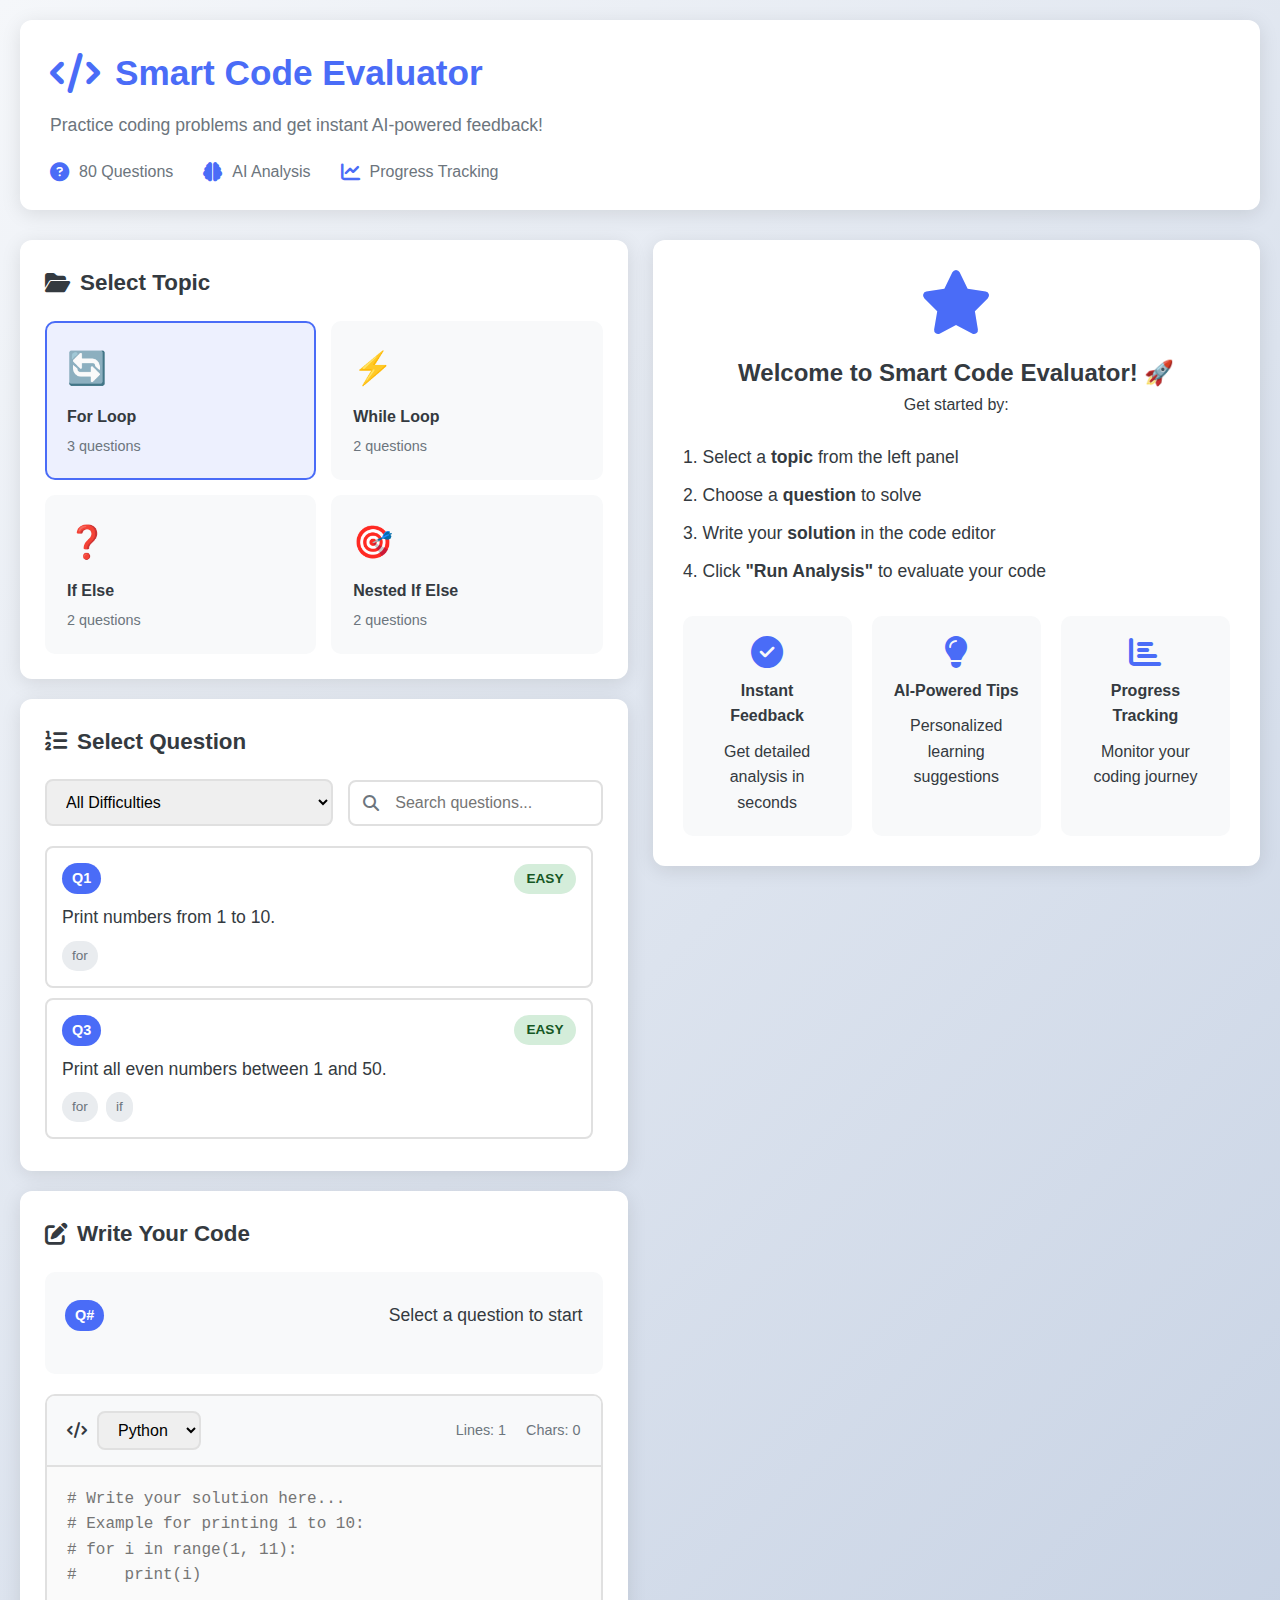
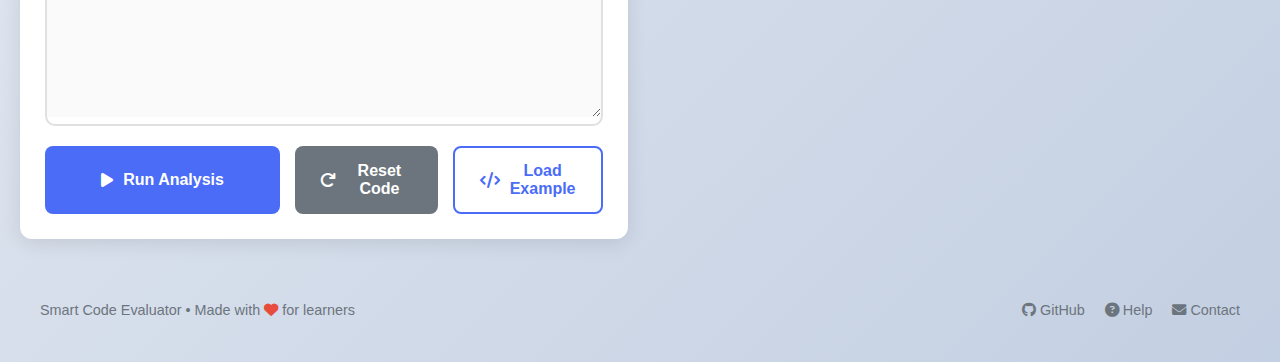
<file: index.html>
<!DOCTYPE html>
<html lang="en">
<head>
    <meta charset="UTF-8">
    <meta name="viewport" content="width=device-width, initial-scale=1.0">
    <title>Smart Code Evaluator</title>
    <link rel="stylesheet" href="style.css">
    <link rel="stylesheet" href="https://cdnjs.cloudflare.com/ajax/libs/font-awesome/6.4.0/css/all.min.css">
</head>
<body>
    <div class="container">
        <!-- Header -->
        <header class="header">
            <div class="header-content">
                <h1><i class="fas fa-code"></i> Smart Code Evaluator</h1>
                <p class="subtitle">Practice coding problems and get instant AI-powered feedback!</p>
                <div class="stats">
                    <div class="stat-item">
                        <i class="fas fa-question-circle"></i>
                        <span id="total-questions">80 Questions</span>
                    </div>
                    <div class="stat-item">
                        <i class="fas fa-brain"></i>
                        <span>AI Analysis</span>
                    </div>
                    <div class="stat-item">
                        <i class="fas fa-chart-line"></i>
                        <span>Progress Tracking</span>
                    </div>
                </div>
            </div>
        </header>

        <!-- Main Content Area -->
        <div class="main-content">
            <!-- Left Panel: Question Selection & Code Editor -->
            <div class="left-panel">
                <!-- Topic Selection -->
                <div class="section">
                    <h2><i class="fas fa-folder-open"></i> Select Topic</h2>
                    <div class="topics-grid" id="topics-container">
                        <!-- Topics will be loaded dynamically -->
                    </div>
                </div>

                <!-- Question Selection -->
                <div class="section">
                    <h2><i class="fas fa-list-ol"></i> Select Question</h2>
                    <div class="filter-bar">
                        <select id="difficulty-filter" class="filter-select">
                            <option value="all">All Difficulties</option>
                            <option value="easy">Easy</option>
                            <option value="medium">Medium</option>
                            <option value="hard">Hard</option>
                        </select>
                        <div class="search-box">
                            <i class="fas fa-search"></i>
                            <input type="text" id="question-search" placeholder="Search questions...">
                        </div>
                    </div>
                    <div class="questions-list" id="questions-container">
                        <!-- Questions will be loaded dynamically -->
                    </div>
                </div>

                <!-- Code Editor -->
                <div class="section">
                    <h2><i class="fas fa-edit"></i> Write Your Code</h2>
                    <div class="question-info" id="question-info">
                        <div class="question-header">
                            <span class="question-id">Q#</span>
                            <span class="question-text">Select a question to start</span>
                        </div>
                        <div class="concepts-tags" id="concepts-tags">
                            <!-- Concepts will appear here -->
                        </div>
                    </div>
                    
                    <div class="code-editor">
                        <div class="editor-header">
                            <div class="language-selector">
                                <i class="fas fa-code"></i>
                                <select id="language-select">
                                    <option value="python">Python</option>
                                    <option value="c">C</option>
                                    <option value="cpp">C++</option>
                                </select>
                            </div>
                            <div class="editor-stats">
                                <span id="line-count">Lines: 0</span>
                                <span id="char-count">Chars: 0</span>
                            </div>
                        </div>
                        <textarea id="code-input" placeholder="# Write your solution here...
# Example for printing 1 to 10:
# for i in range(1, 11):
#     print(i)" spellcheck="false"></textarea>
                    </div>

                    <div class="action-buttons">
                        <button id="analyze-btn" class="btn btn-primary">
                            <i class="fas fa-play"></i> Run Analysis
                        </button>
                        <button id="reset-btn" class="btn btn-secondary">
                            <i class="fas fa-redo"></i> Reset Code
                        </button>
                        <button id="example-btn" class="btn btn-outline">
                            <i class="fas fa-code"></i> Load Example
                        </button>
                    </div>
                </div>
            </div>

            <!-- Right Panel: Analysis Results -->
            <div class="right-panel">
                <!-- Welcome/Instructions -->
                <div class="welcome-section" id="welcome-section">
                    <div class="welcome-content">
                        <i class="fas fa-star welcome-icon"></i>
                        <h2>Welcome to Smart Code Evaluator! 🚀</h2>
                        <p>Get started by:</p>
                        <ol class="instructions">
                            <li>Select a <strong>topic</strong> from the left panel</li>
                            <li>Choose a <strong>question</strong> to solve</li>
                            <li>Write your <strong>solution</strong> in the code editor</li>
                            <li>Click <strong>"Run Analysis"</strong> to evaluate your code</li>
                        </ol>
                        <div class="features-grid">
                            <div class="feature">
                                <i class="fas fa-check-circle"></i>
                                <h4>Instant Feedback</h4>
                                <p>Get detailed analysis in seconds</p>
                            </div>
                            <div class="feature">
                                <i class="fas fa-lightbulb"></i>
                                <h4>AI-Powered Tips</h4>
                                <p>Personalized learning suggestions</p>
                            </div>
                            <div class="feature">
                                <i class="fas fa-chart-bar"></i>
                                <h4>Progress Tracking</h4>
                                <p>Monitor your coding journey</p>
                            </div>
                        </div>
                    </div>
                </div>

                <!-- Loading State -->
                <div class="loading-section hidden" id="loading-section">
                    <div class="loading-content">
                        <div class="spinner"></div>
                        <h3>Analyzing Your Code</h3>
                        <p>Checking syntax, structure, and logic...</p>
                        <div class="loading-steps">
                            <div class="step active">
                                <i class="fas fa-code"></i>
                                <span>Reading code</span>
                            </div>
                            <div class="step">
                                <i class="fas fa-search"></i>
                                <span>Checking concepts</span>
                            </div>
                            <div class="step">
                                <i class="fas fa-check-double"></i>
                                <span>Evaluating logic</span>
                            </div>
                            <div class="step">
                                <i class="fas fa-comment-alt"></i>
                                <span>Generating feedback</span>
                            </div>
                        </div>
                    </div>
                </div>

                <!-- Results Section -->
                <div class="results-section hidden" id="results-section">
                    <!-- Grade Card -->
                    <div class="grade-card" id="grade-card">
                        <div class="grade-header">
                            <h3><i class="fas fa-award"></i> Evaluation Results</h3>
                            <div class="grade-score" id="grade-score">--/100</div>
                        </div>
                        <div class="grade-details">
                            <div class="grade-letter" id="grade-letter">--</div>
                            <div class="grade-status" id="grade-status">Not Evaluated</div>
                        </div>
                    </div>

                    <!-- Score Breakdown -->
                    <div class="score-breakdown">
                        <h4><i class="fas fa-chart-pie"></i> Score Breakdown</h4>
                        <div class="scores-grid" id="scores-grid">
                            <!-- Scores will be dynamically added -->
                        </div>
                    </div>

                    <!-- Concepts Analysis -->
                    <div class="concepts-analysis">
                        <h4><i class="fas fa-lightbulb"></i> Concepts Analysis</h4>
                        <div class="concepts-status" id="concepts-status">
                            <!-- Concepts status will be added here -->
                        </div>
                    </div>

                    <!-- Detailed Feedback -->
                    <div class="feedback-section">
                        <h4><i class="fas fa-comment-alt"></i> Detailed Feedback</h4>
                        <div class="feedback-list" id="feedback-list">
                            <!-- Feedback items will be added here -->
                        </div>
                    </div>

                    <!-- Suggestions -->
                    <div class="suggestions-section">
                        <h4><i class="fas fa-graduation-cap"></i> Improvement Suggestions</h4>
                        <div class="suggestions-list" id="suggestions-list">
                            <!-- Suggestions will be added here -->
                        </div>
                    </div>

                    <!-- Next Steps -->
                    <div class="next-steps">
                        <h4><i class="fas fa-forward"></i> Next Steps</h4>
                        <div class="steps-buttons">
                            <button id="try-again-btn" class="btn btn-outline">
                                <i class="fas fa-redo"></i> Try Again
                            </button>
                            <button id="next-question-btn" class="btn btn-primary">
                                <i class="fas fa-arrow-right"></i> Next Question
                            </button>
                            <button id="view-history-btn" class="btn btn-secondary">
                                <i class="fas fa-history"></i> View History
                            </button>
                        </div>
                    </div>
                </div>

                <!-- History Section -->
                <div class="history-section hidden" id="history-section">
                    <div class="history-header">
                        <h3><i class="fas fa-history"></i> Analysis History</h3>
                        <button id="back-to-results" class="btn btn-small">
                            <i class="fas fa-arrow-left"></i> Back to Results
                        </button>
                    </div>
                    <div class="history-list" id="history-list">
                        <!-- History items will be added here -->
                    </div>
                </div>
            </div>
        </div>

        <!-- Footer -->
        <footer class="footer">
            <div class="footer-content">
                <p>Smart Code Evaluator • Made with <i class="fas fa-heart" style="color: #e74c3c;"></i> for learners</p>
                <div class="footer-links">
                    <a href="#"><i class="fab fa-github"></i> GitHub</a>
                    <a href="#"><i class="fas fa-question-circle"></i> Help</a>
                    <a href="#"><i class="fas fa-envelope"></i> Contact</a>
                </div>
            </div>
        </footer>
    </div>

    <!-- JavaScript Files -->
    <script src="script.js"></script>
</body>
</html>
</file>
<file: style.css>
/* frontend/style.css */
* {
    margin: 0;
    padding: 0;
    box-sizing: border-box;
}

:root {
    --primary-color: #4a6cf7;
    --primary-dark: #3a5bd9;
    --secondary-color: #6c757d;
    --success-color: #28a745;
    --warning-color: #ffc107;
    --danger-color: #dc3545;
    --light-color: #f8f9fa;
    --dark-color: #343a40;
    --border-radius: 12px;
    --shadow: 0 4px 20px rgba(0, 0, 0, 0.1);
    --transition: all 0.3s ease;
}

body {
    font-family: 'Segoe UI', Tahoma, Geneva, Verdana, sans-serif;
    background: linear-gradient(135deg, #f5f7fa 0%, #c3cfe2 100%);
    min-height: 100vh;
    color: var(--dark-color);
    line-height: 1.6;
}

.container {
    max-width: 1400px;
    margin: 0 auto;
    padding: 20px;
    display: flex;
    flex-direction: column;
    gap: 20px;
    min-height: 100vh;
}

/* Header Styles */
.header {
    background: white;
    padding: 25px 30px;
    border-radius: var(--border-radius);
    box-shadow: var(--shadow);
    margin-bottom: 10px;
}

.header-content h1 {
    color: var(--primary-color);
    font-size: 2.2rem;
    margin-bottom: 10px;
    display: flex;
    align-items: center;
    gap: 15px;
}

.header-content h1 i {
    font-size: 2.5rem;
}

.subtitle {
    color: var(--secondary-color);
    font-size: 1.1rem;
    margin-bottom: 20px;
}

.stats {
    display: flex;
    gap: 30px;
    margin-top: 15px;
}

.stat-item {
    display: flex;
    align-items: center;
    gap: 10px;
    color: var(--secondary-color);
    font-weight: 500;
}

.stat-item i {
    color: var(--primary-color);
    font-size: 1.2rem;
}

/* Main Content */
.main-content {
    display: grid;
    grid-template-columns: 1fr 1fr;
    gap: 25px;
    flex: 1;
}

@media (max-width: 1024px) {
    .main-content {
        grid-template-columns: 1fr;
    }
}

/* Panel Styles */
.left-panel, .right-panel {
    display: flex;
    flex-direction: column;
    gap: 20px;
}

.section {
    background: white;
    padding: 25px;
    border-radius: var(--border-radius);
    box-shadow: var(--shadow);
}

.section h2 {
    color: var(--dark-color);
    margin-bottom: 20px;
    font-size: 1.4rem;
    display: flex;
    align-items: center;
    gap: 10px;
}

/* Topics Grid */
.topics-grid {
    display: grid;
    grid-template-columns: repeat(2, 1fr);
    gap: 15px;
}

.topic-card {
    padding: 20px;
    background: var(--light-color);
    border-radius: 10px;
    cursor: pointer;
    transition: var(--transition);
    border: 2px solid transparent;
}

.topic-card:hover {
    transform: translateY(-3px);
    box-shadow: 0 5px 15px rgba(0, 0, 0, 0.1);
}

.topic-card.active {
    border-color: var(--primary-color);
    background: rgba(74, 108, 247, 0.1);
}

.topic-icon {
    font-size: 2rem;
    margin-bottom: 10px;
    color: var(--primary-color);
}

.topic-name {
    font-weight: 600;
    margin-bottom: 5px;
    color: var(--dark-color);
}

.topic-count {
    font-size: 0.9rem;
    color: var(--secondary-color);
}

/* Filter Bar */
.filter-bar {
    display: flex;
    gap: 15px;
    margin-bottom: 20px;
}

.filter-select, .search-box {
    flex: 1;
}

.filter-select {
    padding: 12px 15px;
    border: 2px solid #e0e0e0;
    border-radius: 8px;
    font-size: 1rem;
    outline: none;
    transition: var(--transition);
}

.filter-select:focus {
    border-color: var(--primary-color);
}

.search-box {
    position: relative;
    display: flex;
    align-items: center;
}

.search-box i {
    position: absolute;
    left: 15px;
    color: var(--secondary-color);
}

.search-box input {
    width: 100%;
    padding: 12px 15px 12px 45px;
    border: 2px solid #e0e0e0;
    border-radius: 8px;
    font-size: 1rem;
    outline: none;
    transition: var(--transition);
}

.search-box input:focus {
    border-color: var(--primary-color);
}

/* Questions List */
.questions-list {
    max-height: 300px;
    overflow-y: auto;
    padding-right: 10px;
}

.question-item {
    padding: 15px;
    border: 2px solid #e0e0e0;
    border-radius: 8px;
    margin-bottom: 10px;
    cursor: pointer;
    transition: var(--transition);
}

.question-item:hover {
    border-color: var(--primary-color);
    background: rgba(74, 108, 247, 0.05);
}

.question-item.active {
    border-color: var(--primary-color);
    background: rgba(74, 108, 247, 0.1);
}

.question-header {
    display: flex;
    justify-content: space-between;
    align-items: center;
    margin-bottom: 8px;
}

.question-id {
    background: var(--primary-color);
    color: white;
    padding: 4px 10px;
    border-radius: 20px;
    font-size: 0.9rem;
    font-weight: 600;
}

.difficulty-badge {
    padding: 4px 12px;
    border-radius: 20px;
    font-size: 0.85rem;
    font-weight: 600;
    text-transform: uppercase;
}

.difficulty-easy {
    background: #d4edda;
    color: #155724;
}

.difficulty-medium {
    background: #fff3cd;
    color: #856404;
}

.difficulty-hard {
    background: #f8d7da;
    color: #721c24;
}

.question-text {
    font-size: 1rem;
    line-height: 1.5;
    margin-bottom: 10px;
}

.concepts {
    display: flex;
    flex-wrap: wrap;
    gap: 8px;
}

.concept-tag {
    padding: 4px 10px;
    background: #e9ecef;
    border-radius: 15px;
    font-size: 0.85rem;
    color: var(--secondary-color);
}

/* Question Info */
.question-info {
    background: var(--light-color);
    padding: 20px;
    border-radius: 10px;
    margin-bottom: 20px;
}

.question-text {
    font-size: 1.1rem;
    font-weight: 500;
    margin: 10px 0;
}

.concepts-tags {
    display: flex;
    flex-wrap: wrap;
    gap: 8px;
    margin-top: 15px;
}

.concept-tag-large {
    padding: 8px 15px;
    background: white;
    border: 2px solid var(--primary-color);
    border-radius: 20px;
    font-weight: 500;
    color: var(--primary-color);
}

/* Code Editor */
.code-editor {
    border: 2px solid #e0e0e0;
    border-radius: 10px;
    overflow: hidden;
    margin-bottom: 20px;
}

.editor-header {
    background: #f8f9fa;
    padding: 15px 20px;
    display: flex;
    justify-content: space-between;
    align-items: center;
    border-bottom: 2px solid #e0e0e0;
}

.language-selector {
    display: flex;
    align-items: center;
    gap: 10px;
}

.language-selector select {
    padding: 8px 15px;
    border: 2px solid #e0e0e0;
    border-radius: 8px;
    font-size: 1rem;
    outline: none;
}

.editor-stats {
    display: flex;
    gap: 20px;
    color: var(--secondary-color);
    font-size: 0.9rem;
}

#code-input {
    width: 100%;
    min-height: 250px;
    padding: 20px;
    border: none;
    font-family: 'Consolas', 'Monaco', monospace;
    font-size: 1rem;
    line-height: 1.6;
    resize: vertical;
    outline: none;
    background: #fafafa;
}

/* Action Buttons */
.action-buttons {
    display: flex;
    gap: 15px;
}

.btn {
    padding: 14px 25px;
    border: none;
    border-radius: 8px;
    font-size: 1rem;
    font-weight: 600;
    cursor: pointer;
    transition: var(--transition);
    display: flex;
    align-items: center;
    justify-content: center;
    gap: 10px;
}

.btn-primary {
    background: var(--primary-color);
    color: white;
    flex: 2;
}

.btn-primary:hover {
    background: var(--primary-dark);
    transform: translateY(-2px);
    box-shadow: 0 5px 15px rgba(74, 108, 247, 0.3);
}

.btn-secondary {
    background: var(--secondary-color);
    color: white;
    flex: 1;
}

.btn-outline {
    background: white;
    color: var(--primary-color);
    border: 2px solid var(--primary-color);
    flex: 1;
}

.btn-small {
    padding: 8px 15px;
    font-size: 0.9rem;
}

/* Right Panel Sections */
.welcome-section, .loading-section, .results-section, .history-section {
    background: white;
    border-radius: var(--border-radius);
    box-shadow: var(--shadow);
    padding: 30px;
}

.welcome-content {
    text-align: center;
}

.welcome-icon {
    font-size: 4rem;
    color: var(--primary-color);
    margin-bottom: 20px;
}

.instructions {
    text-align: left;
    margin: 25px 0;
    padding-left: 20px;
}

.instructions li {
    margin-bottom: 10px;
    font-size: 1.1rem;
}

.features-grid {
    display: grid;
    grid-template-columns: repeat(3, 1fr);
    gap: 20px;
    margin-top: 30px;
}

.feature {
    padding: 20px;
    background: var(--light-color);
    border-radius: 10px;
    text-align: center;
}

.feature i {
    font-size: 2rem;
    color: var(--primary-color);
    margin-bottom: 10px;
}

.feature h4 {
    margin-bottom: 10px;
    color: var(--dark-color);
}

/* Loading Section */
.loading-section {
    text-align: center;
}

.spinner {
    width: 60px;
    height: 60px;
    border: 5px solid #f3f3f3;
    border-top: 5px solid var(--primary-color);
    border-radius: 50%;
    animation: spin 1s linear infinite;
    margin: 0 auto 20px;
}

@keyframes spin {
    0% { transform: rotate(0deg); }
    100% { transform: rotate(360deg); }
}

.loading-steps {
    display: flex;
    justify-content: space-between;
    margin-top: 30px;
    position: relative;
}

.loading-steps::before {
    content: '';
    position: absolute;
    top: 20px;
    left: 10%;
    right: 10%;
    height: 2px;
    background: #e0e0e0;
    z-index: 1;
}

.step {
    position: relative;
    z-index: 2;
    display: flex;
    flex-direction: column;
    align-items: center;
    gap: 10px;
}

.step i {
    background: white;
    padding: 15px;
    border-radius: 50%;
    font-size: 1.2rem;
    color: var(--secondary-color);
    border: 2px solid #e0e0e0;
}

.step.active i {
    border-color: var(--primary-color);
    color: var(--primary-color);
    background: rgba(74, 108, 247, 0.1);
}

.step span {
    font-size: 0.9rem;
    color: var(--secondary-color);
}

/* Results Section */
.grade-card {
    background: linear-gradient(135deg, var(--primary-color), var(--primary-dark));
    color: white;
    padding: 25px;
    border-radius: 15px;
    margin-bottom: 25px;
}

.grade-header {
    display: flex;
    justify-content: space-between;
    align-items: center;
    margin-bottom: 20px;
}

.grade-header h3 {
    color: white;
    margin: 0;
}

.grade-score {
    font-size: 2rem;
    font-weight: 700;
}

.grade-details {
    display: flex;
    justify-content: space-between;
    align-items: center;
}

.grade-letter {
    font-size: 4rem;
    font-weight: 900;
    line-height: 1;
}

.grade-status {
    font-size: 1.1rem;
    opacity: 0.9;
}

/* Score Breakdown */
.score-breakdown {
    margin-bottom: 25px;
}

.scores-grid {
    display: grid;
    grid-template-columns: repeat(2, 1fr);
    gap: 15px;
    margin-top: 15px;
}

.score-item {
    background: var(--light-color);
    padding: 15px;
    border-radius: 10px;
    display: flex;
    justify-content: space-between;
    align-items: center;
}

.score-label {
    font-weight: 500;
    color: var(--dark-color);
}

.score-value {
    font-weight: 700;
    font-size: 1.2rem;
    color: var(--primary-color);
}

/* Concepts Analysis */
.concepts-status {
    display: flex;
    flex-wrap: wrap;
    gap: 10px;
    margin-top: 15px;
}

.concept-status {
    padding: 10px 15px;
    border-radius: 20px;
    display: flex;
    align-items: center;
    gap: 8px;
}

.concept-present {
    background: #d4edda;
    color: #155724;
}

.concept-missing {
    background: #f8d7da;
    color: #721c24;
}

/* Feedback & Suggestions */
.feedback-section, .suggestions-section {
    margin-bottom: 25px;
}

.feedback-list, .suggestions-list {
    margin-top: 15px;
}

.feedback-item, .suggestion-item {
    padding: 15px;
    margin-bottom: 10px;
    border-radius: 10px;
    display: flex;
    align-items: flex-start;
    gap: 15px;
}

.feedback-item {
    background: #f8f9fa;
    border-left: 4px solid var(--primary-color);
}

.suggestion-item {
    background: #fff3cd;
    border-left: 4px solid var(--warning-color);
}

.feedback-item i, .suggestion-item i {
    font-size: 1.2rem;
    margin-top: 2px;
}

.feedback-item i {
    color: var(--primary-color);
}

.suggestion-item i {
    color: var(--warning-color);
}

.feedback-content h5, .suggestion-content h5 {
    margin-bottom: 5px;
    color: var(--dark-color);
}

.feedback-content p, .suggestion-content p {
    color: var(--secondary-color);
    font-size: 0.95rem;
}

/* Next Steps */
.steps-buttons {
    display: flex;
    gap: 15px;
    margin-top: 20px;
}

/* History Section */
.history-header {
    display: flex;
    justify-content: space-between;
    align-items: center;
    margin-bottom: 25px;
}

.history-list {
    display: flex;
    flex-direction: column;
    gap: 15px;
}

.history-item {
    background: var(--light-color);
    padding: 20px;
    border-radius: 10px;
    border-left: 4px solid var(--primary-color);
}

.history-info {
    display: flex;
    justify-content: space-between;
    margin-bottom: 10px;
}

.history-question {
    font-weight: 500;
    color: var(--dark-color);
}

.history-grade {
    font-weight: 700;
    color: var(--primary-color);
}

.history-code {
    background: white;
    padding: 10px;
    border-radius: 5px;
    font-family: monospace;
    font-size: 0.9rem;
    margin: 10px 0;
    max-height: 100px;
    overflow-y: auto;
}

/* Footer */
.footer {
    text-align: center;
    padding: 20px;
    color: var(--secondary-color);
    font-size: 0.9rem;
    margin-top: 20px;
}

.footer-content {
    display: flex;
    justify-content: space-between;
    align-items: center;
}

.footer-links {
    display: flex;
    gap: 20px;
}

.footer-links a {
    color: var(--secondary-color);
    text-decoration: none;
    transition: var(--transition);
}

.footer-links a:hover {
    color: var(--primary-color);
}

/* Utility Classes */
.hidden {
    display: none !important;
}

/* Scrollbar Styling */
::-webkit-scrollbar {
    width: 8px;
    height: 8px;
}

::-webkit-scrollbar-track {
    background: #f1f1f1;
    border-radius: 4px;
}

::-webkit-scrollbar-thumb {
    background: #c1c1c1;
    border-radius: 4px;
}

::-webkit-scrollbar-thumb:hover {
    background: #a1a1a1;
}
</file>
